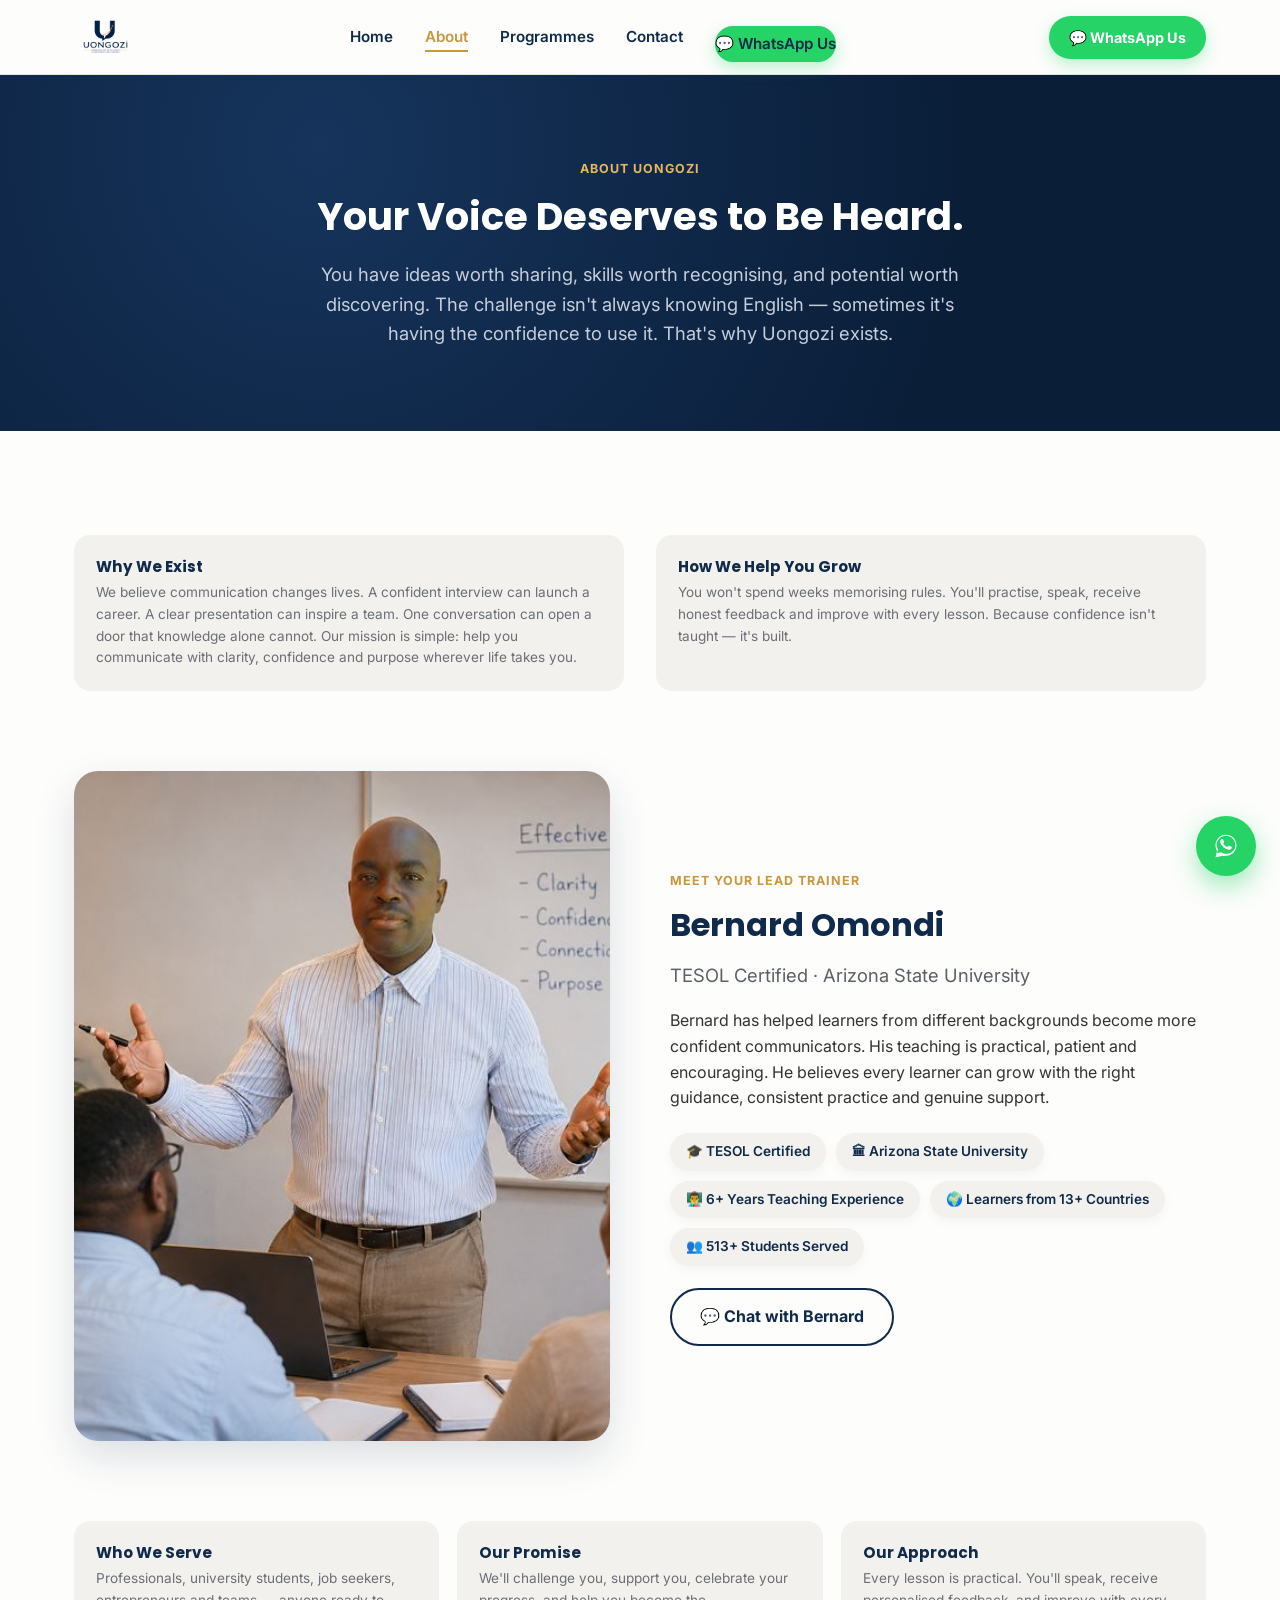
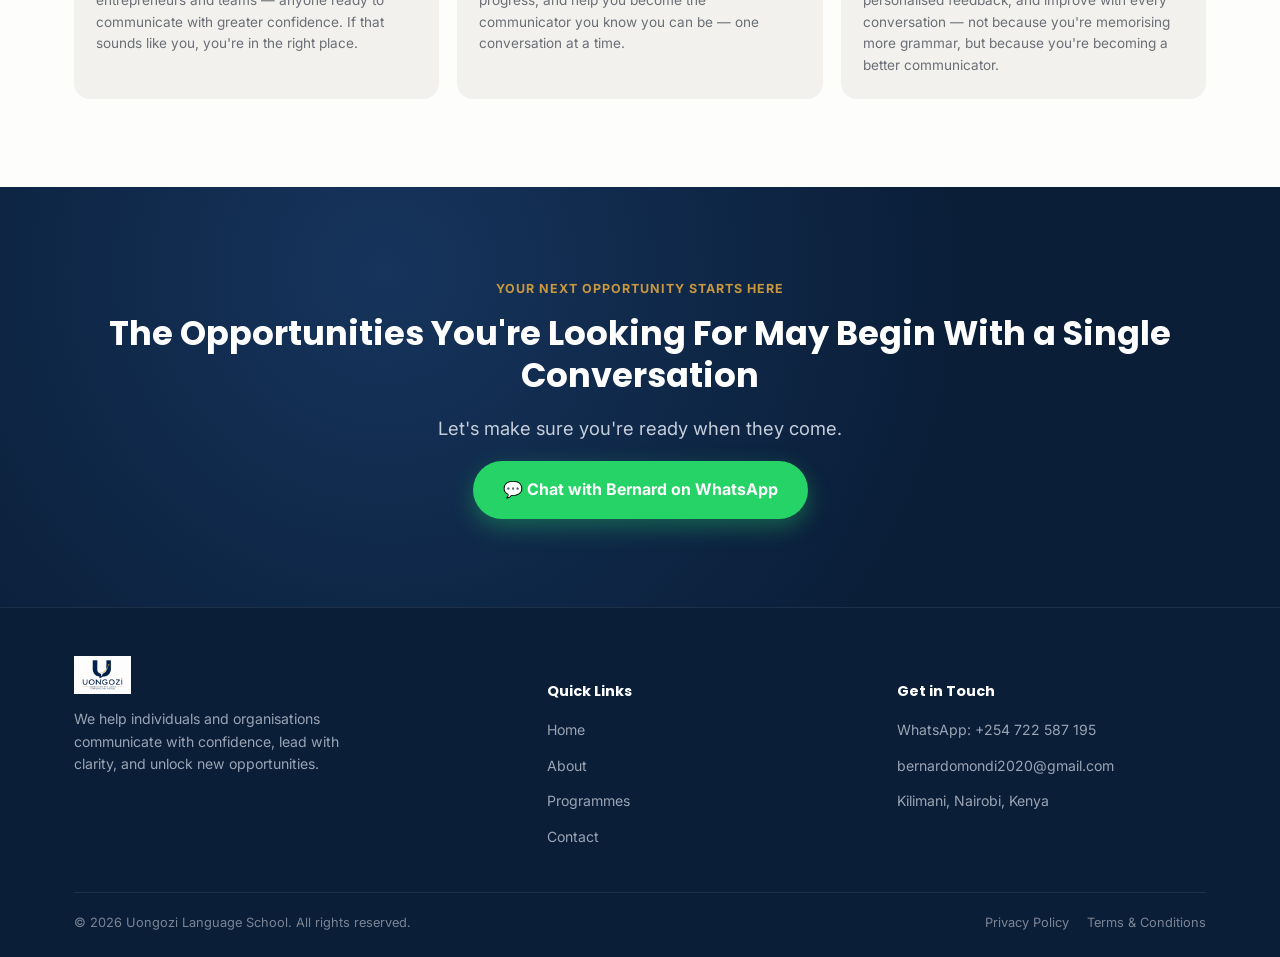
<file: about.html>
<!DOCTYPE html>
<html lang="en">
<head>
<meta charset="UTF-8">
<meta name="viewport" content="width=device-width, initial-scale=1.0">
<title>About Us | Uongozi Language School</title>
<meta name="description" content="Meet Bernard Omondi, TESOL certified lead trainer at Uongozi Language School, and learn why we exist: to help people communicate with clarity, confidence and purpose.">
<link rel="icon" href="[data-uri]">
<link rel="preconnect" href="https://fonts.googleapis.com">
<link href="https://fonts.googleapis.com/css2?family=Poppins:wght@500;600;700;800&family=Inter:wght@400;500;600;700&display=swap" rel="stylesheet">
<link rel="stylesheet" href="style.css">
</head>
<body>

<header>
  <nav class="nav">
    <a href="index.html" class="brand">
      <img src="[data-uri]" alt="Uongozi Language School logo">
    </a>
    <ul class="nav-links" id="navLinks">
      <li><a href="index.html">Home</a></li>
      <li><a href="about.html" class="active">About</a></li>
      <li><a href="programmes.html">Programmes</a></li>
      <li><a href="contact.html">Contact</a></li>
      <li class="mobile-cta">
        <a href="https://wa.me/254722587195?text=Hi%20Bernard%2C%20I%27d%20like%20to%20know%20more%20about%20Uongozi" class="nav-cta" style="display:flex;margin-top:14px;">💬 WhatsApp Us</a>
      </li>
    </ul>
    <a href="https://wa.me/254722587195?text=Hi%20Bernard%2C%20I%27d%20like%20to%20know%20more%20about%20Uongozi" class="nav-cta">💬 WhatsApp Us</a>
    <button class="hamburger" id="hamburger" aria-label="Toggle menu">
      <span></span><span></span><span></span>
    </button>
  </nav>
</header>

<main>

  <section class="page-hero">
    <div class="wrap reveal">
      <span class="eyebrow">About Uongozi</span>
      <h1>Your Voice Deserves to Be Heard.</h1>
      <p class="lead">You have ideas worth sharing, skills worth recognising, and potential worth discovering. The challenge isn't always knowing English — sometimes it's having the confidence to use it. That's why Uongozi exists.</p>
    </div>
  </section>

  <section class="about-section">
    <div class="wrap">
      <div class="two-col reveal">
        <div class="value-card">
          <h4>Why We Exist</h4>
          <p>We believe communication changes lives. A confident interview can launch a career. A clear presentation can inspire a team. One conversation can open a door that knowledge alone cannot. Our mission is simple: help you communicate with clarity, confidence and purpose wherever life takes you.</p>
        </div>
        <div class="value-card">
          <h4>How We Help You Grow</h4>
          <p>You won't spend weeks memorising rules. You'll practise, speak, receive honest feedback and improve with every lesson. Because confidence isn't taught — it's built.</p>
        </div>
      </div>

      <div class="about-grid" style="margin-top:80px;">
        <div class="about-media reveal">
          <img src="[data-uri]" alt="Bernard Omondi teaching a communication class" loading="lazy">
        </div>
        <div class="about-copy reveal">
          <span class="eyebrow">Meet Your Lead Trainer</span>
          <h2>Bernard Omondi</h2>
          <p class="lead" style="max-width:none;">TESOL Certified · Arizona State University</p>
          <p>Bernard has helped learners from different backgrounds become more confident communicators. His teaching is practical, patient and encouraging. He believes every learner can grow with the right guidance, consistent practice and genuine support.</p>
          <div class="credentials">
            <span class="badge">🎓 TESOL Certified</span>
            <span class="badge">🏛 Arizona State University</span>
            <span class="badge">👨‍🏫 6+ Years Teaching Experience</span>
            <span class="badge">🌍 Learners from 13+ Countries</span>
            <span class="badge">👥 513+ Students Served</span>
          </div>
          <a href="https://wa.me/254722587195?text=Hi%20Bernard%2C%20I%27d%20like%20to%20know%20more%20about%20you%20and%20Uongozi" class="btn btn-outline">💬 Chat with Bernard</a>
        </div>
      </div>

      <div class="values reveal" style="margin-top:80px;">
        <div class="value-card">
          <h4>Who We Serve</h4>
          <p>Professionals, university students, job seekers, entrepreneurs and teams — anyone ready to communicate with greater confidence. If that sounds like you, you're in the right place.</p>
        </div>
        <div class="value-card">
          <h4>Our Promise</h4>
          <p>We'll challenge you, support you, celebrate your progress, and help you become the communicator you know you can be — one conversation at a time.</p>
        </div>
        <div class="value-card">
          <h4>Our Approach</h4>
          <p>Every lesson is practical. You'll speak, receive personalised feedback, and improve with every conversation — not because you're memorising more grammar, but because you're becoming a better communicator.</p>
        </div>
      </div>
    </div>
  </section>

  <section class="cta-final">
    <div class="wrap reveal">
      <span class="eyebrow">Your Next Opportunity Starts Here</span>
      <h2>The Opportunities You're Looking For May Begin With a Single Conversation</h2>
      <p class="lead" style="margin-left:auto;margin-right:auto;">Let's make sure you're ready when they come.</p>
      <a href="https://wa.me/254722587195?text=Hi%20Bernard%2C%20I%27d%20like%20to%20start%20a%20conversation" class="btn btn-primary">💬 Chat with Bernard on WhatsApp</a>
    </div>
  </section>

</main>

<footer>
  <div class="wrap">
    <div class="footer-grid">
      <div class="footer-brand">
        <img src="[data-uri]" alt="Uongozi Language School logo">
        <p>We help individuals and organisations communicate with confidence, lead with clarity, and unlock new opportunities.</p>
      </div>
      <div>
        <h5>Quick Links</h5>
        <ul>
          <li><a href="index.html">Home</a></li>
          <li><a href="about.html">About</a></li>
          <li><a href="programmes.html">Programmes</a></li>
          <li><a href="contact.html">Contact</a></li>
        </ul>
      </div>
      <div>
        <h5>Get in Touch</h5>
        <ul>
          <li><a href="https://wa.me/254722587195">WhatsApp: +254 722 587 195</a></li>
          <li><a href="mailto:bernardomondi2020@gmail.com">bernardomondi2020@gmail.com</a></li>
          <li><a href="contact.html">Kilimani, Nairobi, Kenya</a></li>
        </ul>
      </div>
    </div>
    <div class="footer-bottom">
      <span>© <span id="year"></span> Uongozi Language School. All rights reserved.</span>
      <span class="footer-legal"><a href="contact.html#legal">Privacy Policy</a><a href="contact.html#legal">Terms &amp; Conditions</a></span>
    </div>
  </div>
</footer>

<a href="https://wa.me/254722587195?text=Hi%20Bernard%2C%20I%27d%20like%20to%20start%20a%20conversation" class="wa-float" aria-label="Chat on WhatsApp">
  <svg viewBox="0 0 32 32" fill="currentColor"><path d="M16.001 3C9.373 3 4 8.373 4 15c0 2.379.653 4.601 1.789 6.507L4 29l7.688-1.752A11.93 11.93 0 0 0 16.001 27C22.627 27 28 21.627 28 15S22.627 3 16.001 3zm0 21.75c-1.94 0-3.75-.51-5.32-1.398l-.382-.221-4.565 1.04 1.08-4.448-.25-.396A9.71 9.71 0 0 1 5.25 15c0-5.936 4.815-10.75 10.751-10.75S26.75 9.064 26.75 15 21.937 24.75 16.001 24.75zm5.925-8.09c-.323-.162-1.914-.945-2.211-1.053-.297-.108-.513-.162-.729.162-.216.323-.837 1.053-1.026 1.269-.189.216-.378.243-.701.081-.323-.162-1.363-.503-2.596-1.605-.96-.856-1.608-1.913-1.797-2.236-.189-.323-.02-.497.142-.658.146-.145.323-.378.485-.567.162-.189.216-.323.324-.539.108-.216.054-.405-.027-.567-.081-.162-.729-1.758-.999-2.407-.263-.632-.53-.546-.729-.556l-.62-.011c-.216 0-.567.081-.864.405-.297.323-1.134 1.108-1.134 2.704 0 1.596 1.161 3.137 1.323 3.353.162.216 2.286 3.492 5.539 4.897.774.334 1.377.534 1.848.683.776.247 1.483.212 2.042.129.623-.093 1.914-.783 2.184-1.539.27-.756.27-1.404.189-1.539-.081-.135-.297-.216-.62-.378z"/></svg>
</a>

<script src="script.js"></script>
</body>
</html>
</file>
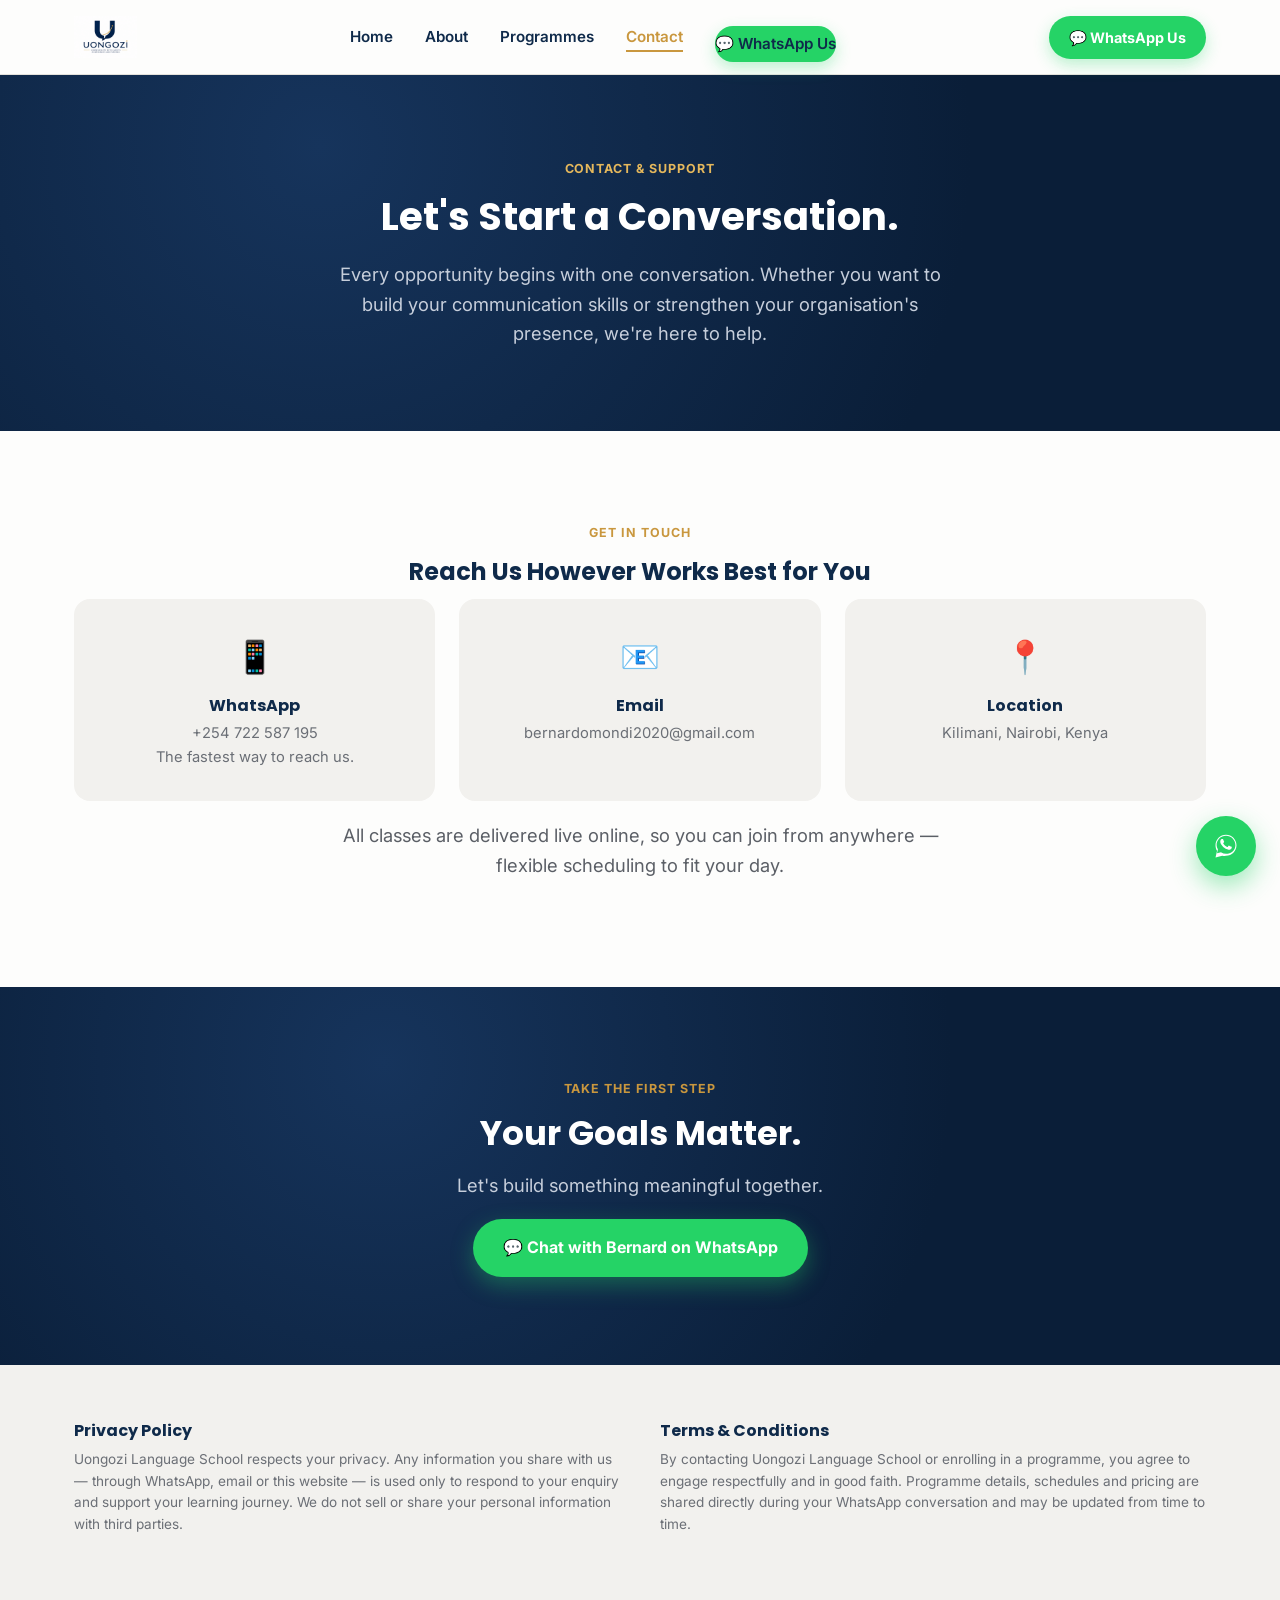
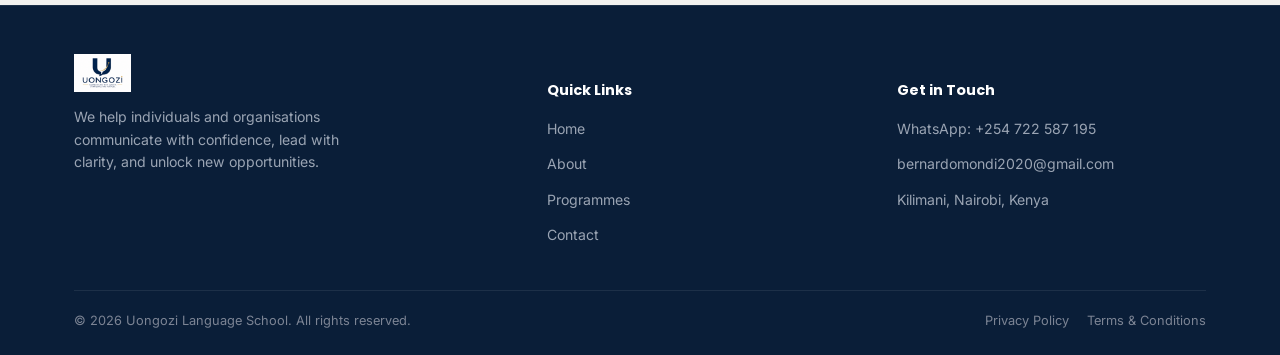
<file: contact.html>
<!DOCTYPE html>
<html lang="en">
<head>
<meta charset="UTF-8">
<meta name="viewport" content="width=device-width, initial-scale=1.0">
<title>Contact & Support | Uongozi Language School</title>
<meta name="description" content="Get in touch with Uongozi Language School via WhatsApp, email or visit us in Kilimani, Nairobi. Every opportunity begins with one conversation.">
<link rel="icon" href="[data-uri]">
<link rel="preconnect" href="https://fonts.googleapis.com">
<link href="https://fonts.googleapis.com/css2?family=Poppins:wght@500;600;700;800&family=Inter:wght@400;500;600;700&display=swap" rel="stylesheet">
<link rel="stylesheet" href="style.css">
</head>
<body>

<header>
  <nav class="nav">
    <a href="index.html" class="brand">
      <img src="[data-uri]" alt="Uongozi Language School logo">
    </a>
    <ul class="nav-links" id="navLinks">
      <li><a href="index.html">Home</a></li>
      <li><a href="about.html">About</a></li>
      <li><a href="programmes.html">Programmes</a></li>
      <li><a href="contact.html" class="active">Contact</a></li>
      <li class="mobile-cta">
        <a href="https://wa.me/254722587195?text=Hi%20Bernard%2C%20I%27d%20like%20to%20start%20a%20conversation" class="nav-cta" style="display:flex;margin-top:14px;">💬 WhatsApp Us</a>
      </li>
    </ul>
    <a href="https://wa.me/254722587195?text=Hi%20Bernard%2C%20I%27d%20like%20to%20start%20a%20conversation" class="nav-cta">💬 WhatsApp Us</a>
    <button class="hamburger" id="hamburger" aria-label="Toggle menu">
      <span></span><span></span><span></span>
    </button>
  </nav>
</header>

<main>

  <section class="page-hero">
    <div class="wrap reveal">
      <span class="eyebrow">Contact &amp; Support</span>
      <h1>Let's Start a Conversation.</h1>
      <p class="lead">Every opportunity begins with one conversation. Whether you want to build your communication skills or strengthen your organisation's presence, we're here to help.</p>
    </div>
  </section>

  <section class="contact-info">
    <div class="wrap">
      <div class="center reveal">
        <span class="eyebrow">Get in Touch</span>
        <h2>Reach Us However Works Best for You</h2>
      </div>
      <div class="info-grid reveal">
        <div class="info-card">
          <div class="icon">📱</div>
          <h4>WhatsApp</h4>
          <p>+254 722 587 195<br>The fastest way to reach us.</p>
        </div>
        <div class="info-card">
          <div class="icon">📧</div>
          <h4>Email</h4>
          <p>bernardomondi2020@gmail.com</p>
        </div>
        <div class="info-card">
          <div class="icon">📍</div>
          <h4>Location</h4>
          <p>Kilimani, Nairobi, Kenya</p>
        </div>
      </div>
      <div class="center reveal" style="margin-top:20px;">
        <p class="lead" style="margin-left:auto;margin-right:auto;">All classes are delivered live online, so you can join from anywhere — flexible scheduling to fit your day.</p>
      </div>
    </div>
  </section>

  <section class="cta-final">
    <div class="wrap reveal">
      <span class="eyebrow">Take the First Step</span>
      <h2>Your Goals Matter.</h2>
      <p class="lead" style="margin-left:auto;margin-right:auto;">Let's build something meaningful together.</p>
      <a href="https://wa.me/254722587195?text=Hi%20Bernard%2C%20I%27d%20like%20to%20start%20a%20conversation" class="btn btn-primary">💬 Chat with Bernard on WhatsApp</a>
    </div>
  </section>

  <section class="legal" id="legal">
    <div class="wrap">
      <div class="legal-grid">
        <div>
          <h4>Privacy Policy</h4>
          <p>Uongozi Language School respects your privacy. Any information you share with us — through WhatsApp, email or this website — is used only to respond to your enquiry and support your learning journey. We do not sell or share your personal information with third parties.</p>
        </div>
        <div>
          <h4>Terms &amp; Conditions</h4>
          <p>By contacting Uongozi Language School or enrolling in a programme, you agree to engage respectfully and in good faith. Programme details, schedules and pricing are shared directly during your WhatsApp conversation and may be updated from time to time.</p>
        </div>
      </div>
    </div>
  </section>

</main>

<footer>
  <div class="wrap">
    <div class="footer-grid">
      <div class="footer-brand">
        <img src="[data-uri]" alt="Uongozi Language School logo">
        <p>We help individuals and organisations communicate with confidence, lead with clarity, and unlock new opportunities.</p>
      </div>
      <div>
        <h5>Quick Links</h5>
        <ul>
          <li><a href="index.html">Home</a></li>
          <li><a href="about.html">About</a></li>
          <li><a href="programmes.html">Programmes</a></li>
          <li><a href="contact.html">Contact</a></li>
        </ul>
      </div>
      <div>
        <h5>Get in Touch</h5>
        <ul>
          <li><a href="https://wa.me/254722587195">WhatsApp: +254 722 587 195</a></li>
          <li><a href="mailto:bernardomondi2020@gmail.com">bernardomondi2020@gmail.com</a></li>
          <li><a href="contact.html">Kilimani, Nairobi, Kenya</a></li>
        </ul>
      </div>
    </div>
    <div class="footer-bottom">
      <span>© <span id="year"></span> Uongozi Language School. All rights reserved.</span>
      <span class="footer-legal"><a href="#legal">Privacy Policy</a><a href="#legal">Terms &amp; Conditions</a></span>
    </div>
  </div>
</footer>

<a href="https://wa.me/254722587195?text=Hi%20Bernard%2C%20I%27d%20like%20to%20start%20a%20conversation" class="wa-float" aria-label="Chat on WhatsApp">
  <svg viewBox="0 0 32 32" fill="currentColor"><path d="M16.001 3C9.373 3 4 8.373 4 15c0 2.379.653 4.601 1.789 6.507L4 29l7.688-1.752A11.93 11.93 0 0 0 16.001 27C22.627 27 28 21.627 28 15S22.627 3 16.001 3zm0 21.75c-1.94 0-3.75-.51-5.32-1.398l-.382-.221-4.565 1.04 1.08-4.448-.25-.396A9.71 9.71 0 0 1 5.25 15c0-5.936 4.815-10.75 10.751-10.75S26.75 9.064 26.75 15 21.937 24.75 16.001 24.75zm5.925-8.09c-.323-.162-1.914-.945-2.211-1.053-.297-.108-.513-.162-.729.162-.216.323-.837 1.053-1.026 1.269-.189.216-.378.243-.701.081-.323-.162-1.363-.503-2.596-1.605-.96-.856-1.608-1.913-1.797-2.236-.189-.323-.02-.497.142-.658.146-.145.323-.378.485-.567.162-.189.216-.323.324-.539.108-.216.054-.405-.027-.567-.081-.162-.729-1.758-.999-2.407-.263-.632-.53-.546-.729-.556l-.62-.011c-.216 0-.567.081-.864.405-.297.323-1.134 1.108-1.134 2.704 0 1.596 1.161 3.137 1.323 3.353.162.216 2.286 3.492 5.539 4.897.774.334 1.377.534 1.848.683.776.247 1.483.212 2.042.129.623-.093 1.914-.783 2.184-1.539.27-.756.27-1.404.189-1.539-.081-.135-.297-.216-.62-.378z"/></svg>
</a>

<script src="script.js"></script>
</body>
</html>
</file>
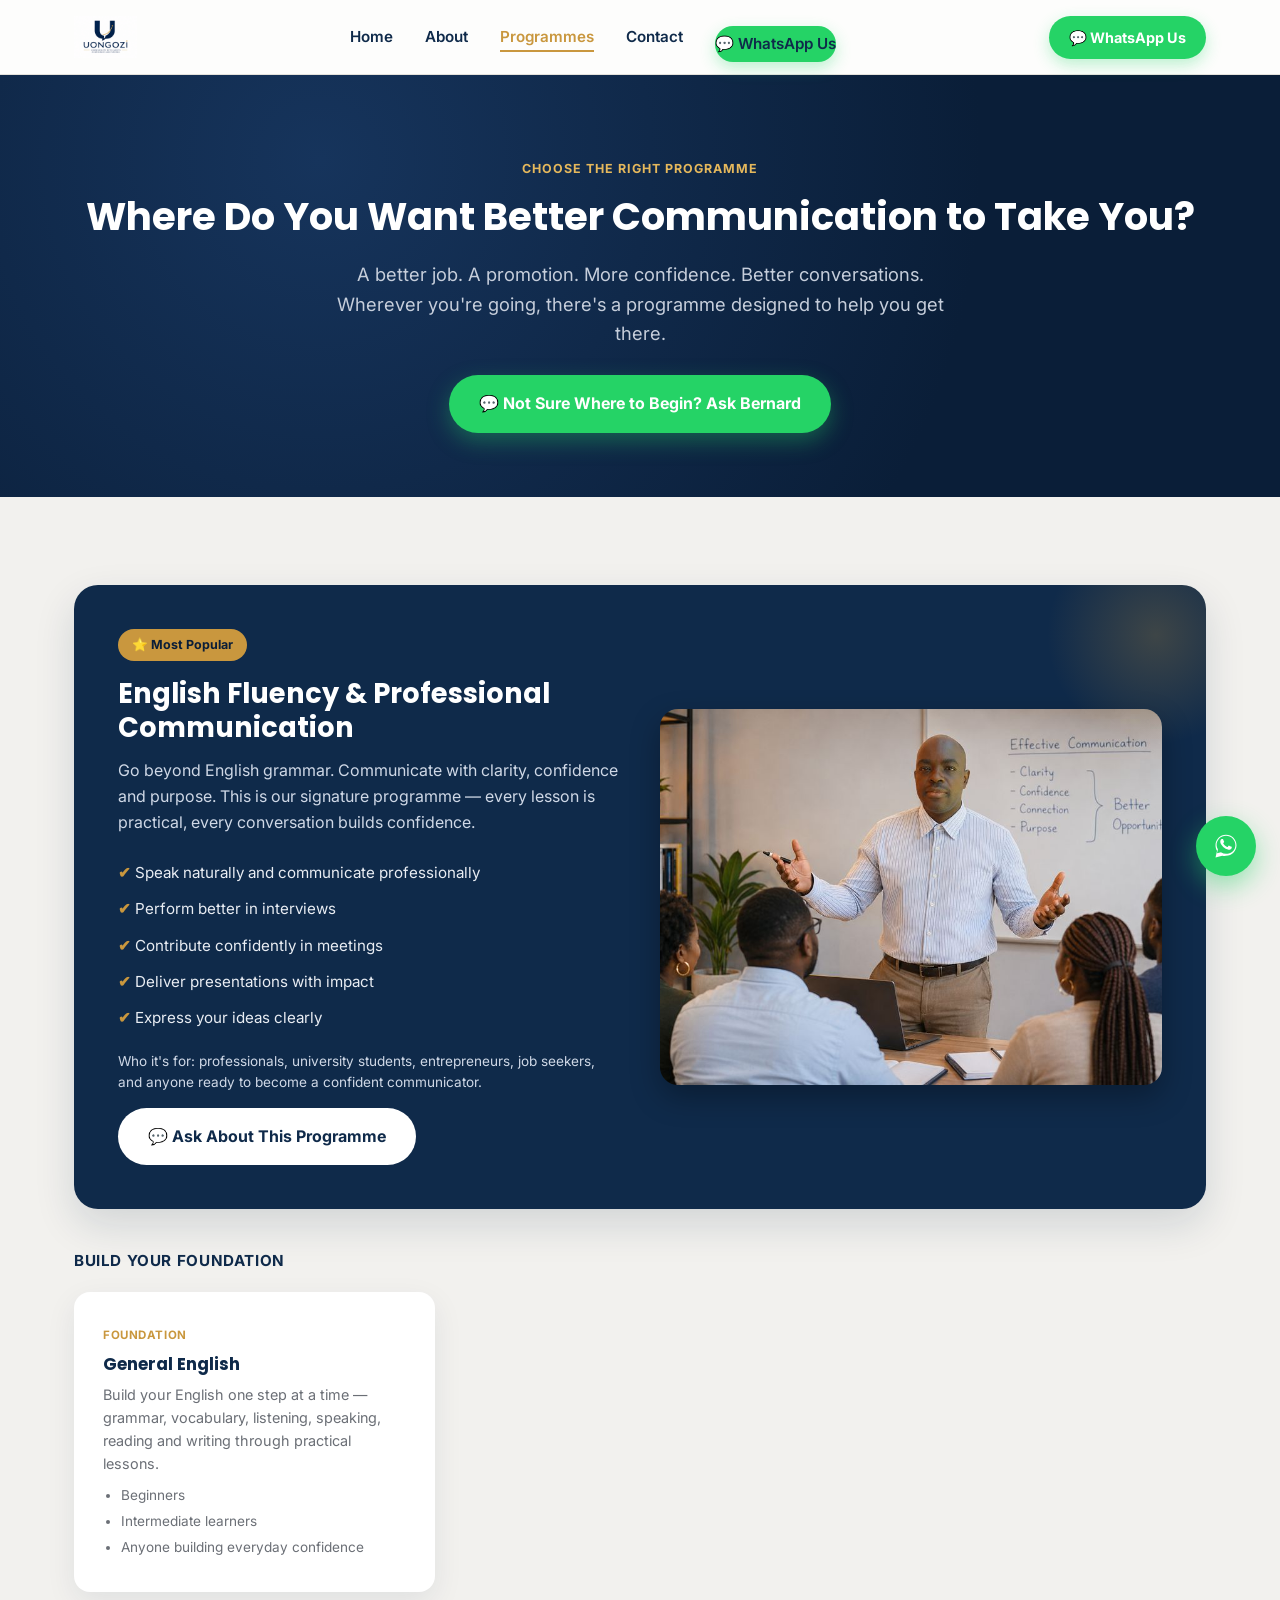
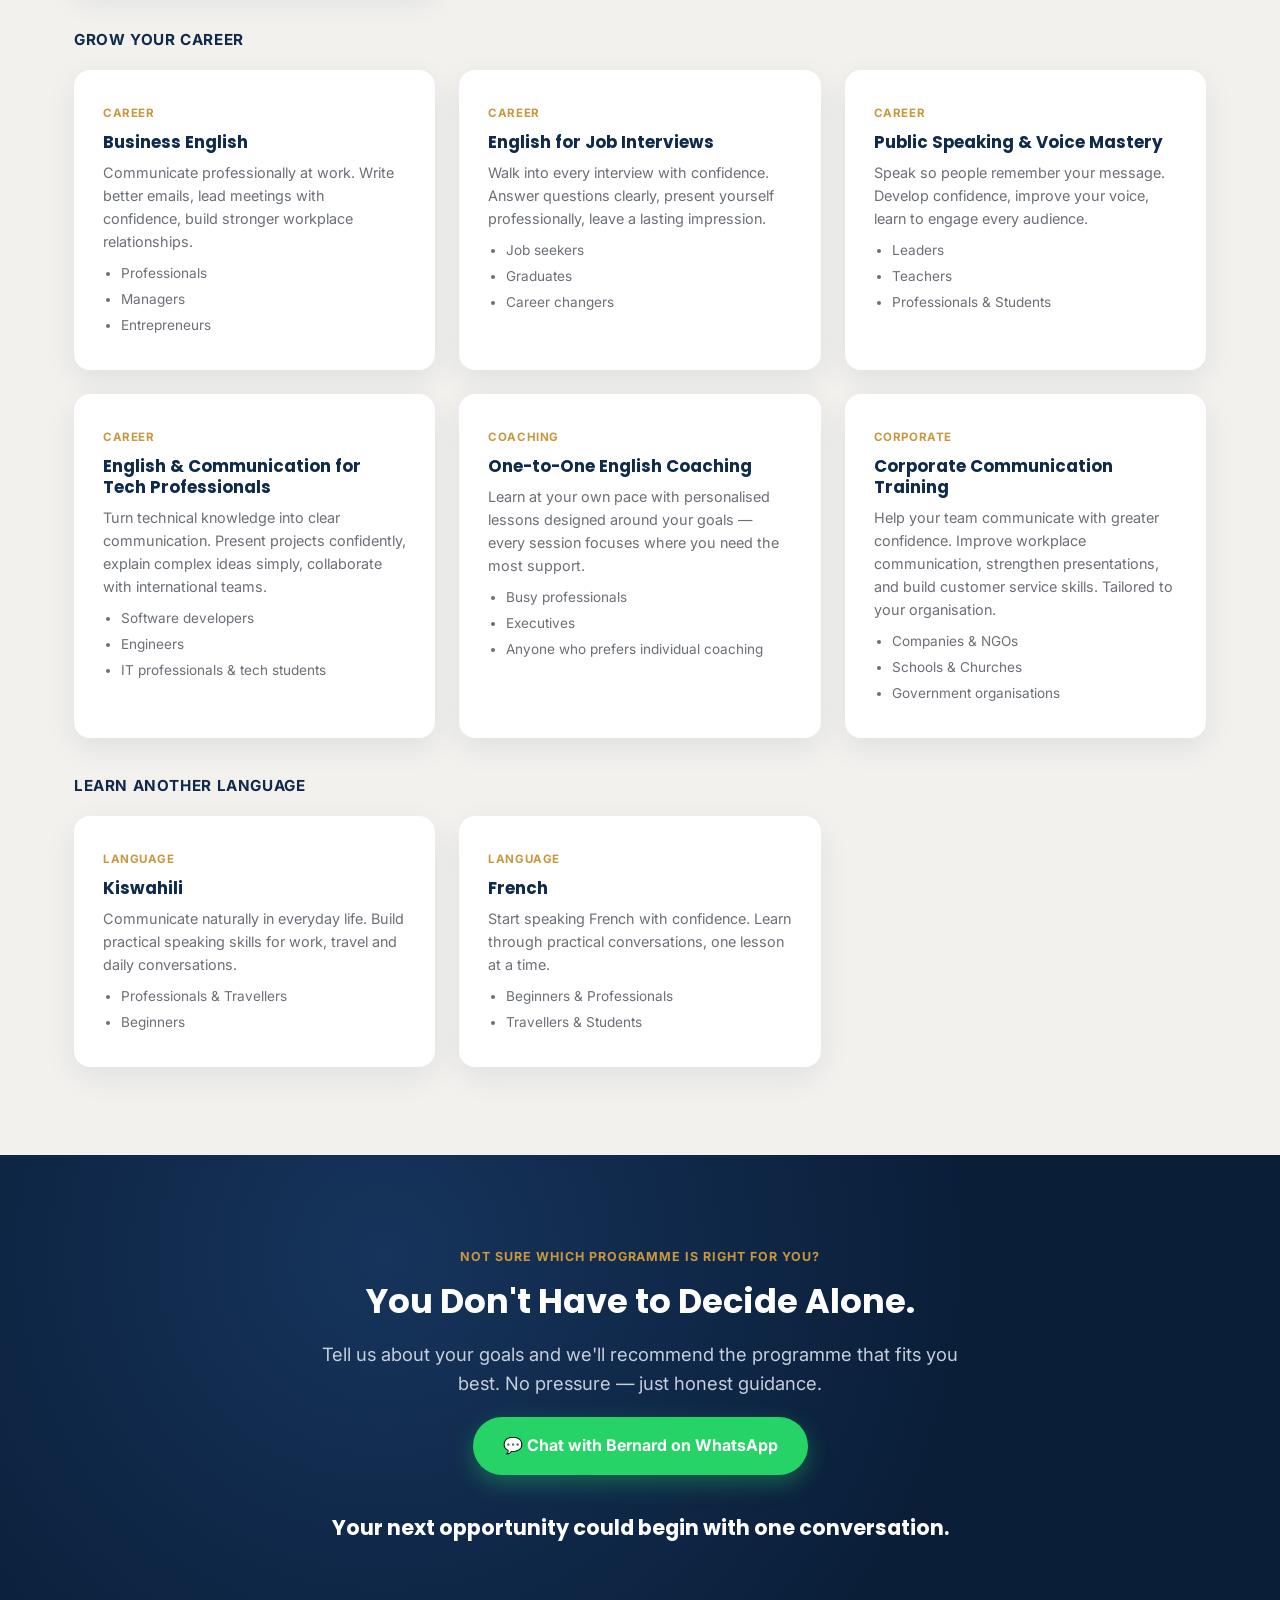
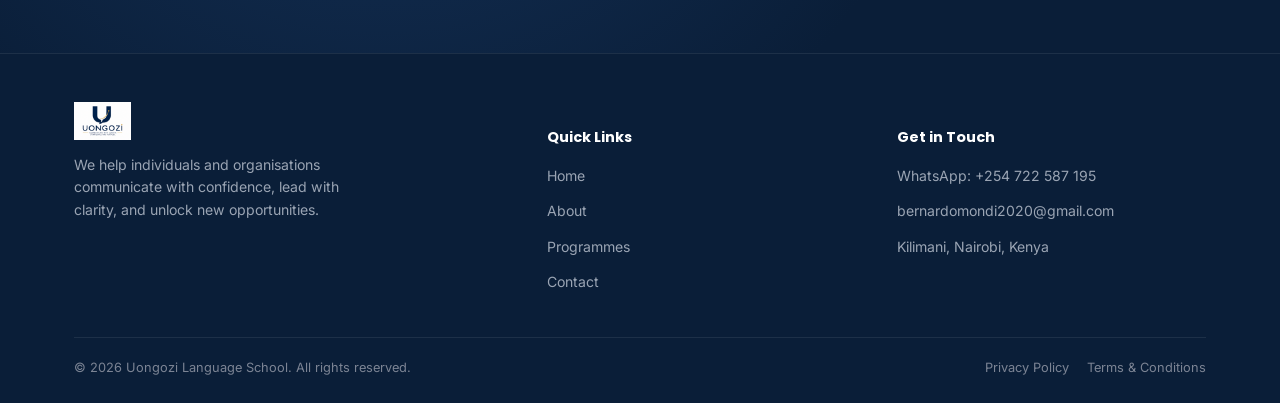
<file: programmes.html>
<!DOCTYPE html>
<html lang="en">
<head>
<meta charset="UTF-8">
<meta name="viewport" content="width=device-width, initial-scale=1.0">
<title>Programmes | Uongozi Language School</title>
<meta name="description" content="Explore Uongozi Language School's programmes: English Fluency & Professional Communication, Business English, Public Speaking, Job Interview coaching, Kiswahili, French and more.">
<link rel="icon" href="[data-uri]">
<link rel="preconnect" href="https://fonts.googleapis.com">
<link href="https://fonts.googleapis.com/css2?family=Poppins:wght@500;600;700;800&family=Inter:wght@400;500;600;700&display=swap" rel="stylesheet">
<link rel="stylesheet" href="style.css">
</head>
<body>

<header>
  <nav class="nav">
    <a href="index.html" class="brand">
      <img src="[data-uri]" alt="Uongozi Language School logo">
    </a>
    <ul class="nav-links" id="navLinks">
      <li><a href="index.html">Home</a></li>
      <li><a href="about.html">About</a></li>
      <li><a href="programmes.html" class="active">Programmes</a></li>
      <li><a href="contact.html">Contact</a></li>
      <li class="mobile-cta">
        <a href="https://wa.me/254722587195?text=Hi%20Bernard%2C%20I%27m%20not%20sure%20which%20programme%20is%20right%20for%20me" class="nav-cta" style="display:flex;margin-top:14px;">💬 WhatsApp Us</a>
      </li>
    </ul>
    <a href="https://wa.me/254722587195?text=Hi%20Bernard%2C%20I%27m%20not%20sure%20which%20programme%20is%20right%20for%20me" class="nav-cta">💬 WhatsApp Us</a>
    <button class="hamburger" id="hamburger" aria-label="Toggle menu">
      <span></span><span></span><span></span>
    </button>
  </nav>
</header>

<main>

  <section class="page-hero">
    <div class="wrap reveal">
      <span class="eyebrow">Choose the Right Programme</span>
      <h1>Where Do You Want Better Communication to Take You?</h1>
      <p class="lead">A better job. A promotion. More confidence. Better conversations. Wherever you're going, there's a programme designed to help you get there.</p>
      <a href="https://wa.me/254722587195?text=Hi%20Bernard%2C%20I%27m%20not%20sure%20which%20programme%20is%20right%20for%20me" class="btn btn-primary" style="margin-top:8px;">💬 Not Sure Where to Begin? Ask Bernard</a>
    </div>
  </section>

  <section class="programmes-section">
    <div class="wrap">

      <div class="featured reveal">
        <div>
          <span class="star-badge">⭐ Most Popular</span>
          <h3>English Fluency &amp; Professional Communication</h3>
          <p>Go beyond English grammar. Communicate with clarity, confidence and purpose. This is our signature programme — every lesson is practical, every conversation builds confidence.</p>
          <ul>
            <li>Speak naturally and communicate professionally</li>
            <li>Perform better in interviews</li>
            <li>Contribute confidently in meetings</li>
            <li>Deliver presentations with impact</li>
            <li>Express your ideas clearly</li>
          </ul>
          <p style="color:#cfd8e6;font-size:.85rem;margin-top:-6px;">Who it's for: professionals, university students, entrepreneurs, job seekers, and anyone ready to become a confident communicator.</p>
          <a href="https://wa.me/254722587195?text=Hi%20Bernard%2C%20I%27m%20interested%20in%20the%20English%20Fluency%20%26%20Professional%20Communication%20programme" class="btn btn-light">💬 Ask About This Programme</a>
        </div>
        <div>
          <img src="[data-uri]" alt="Bernard Omondi teaching a live communication class" loading="lazy" style="border-radius:18px;width:100%;aspect-ratio:4/3;object-fit:cover;box-shadow:0 12px 30px rgba(0,0,0,.3);">
        </div>
      </div>

      <p class="prog-category reveal">Build Your Foundation</p>
      <div class="prog-grid">
        <div class="prog-card reveal">
          <span class="tag">Foundation</span>
          <h4>General English</h4>
          <p>Build your English one step at a time — grammar, vocabulary, listening, speaking, reading and writing through practical lessons.</p>
          <ul><li>Beginners</li><li>Intermediate learners</li><li>Anyone building everyday confidence</li></ul>
        </div>
      </div>

      <p class="prog-category reveal">Grow Your Career</p>
      <div class="prog-grid">
        <div class="prog-card reveal">
          <span class="tag">Career</span>
          <h4>Business English</h4>
          <p>Communicate professionally at work. Write better emails, lead meetings with confidence, build stronger workplace relationships.</p>
          <ul><li>Professionals</li><li>Managers</li><li>Entrepreneurs</li></ul>
        </div>
        <div class="prog-card reveal">
          <span class="tag">Career</span>
          <h4>English for Job Interviews</h4>
          <p>Walk into every interview with confidence. Answer questions clearly, present yourself professionally, leave a lasting impression.</p>
          <ul><li>Job seekers</li><li>Graduates</li><li>Career changers</li></ul>
        </div>
        <div class="prog-card reveal">
          <span class="tag">Career</span>
          <h4>Public Speaking &amp; Voice Mastery</h4>
          <p>Speak so people remember your message. Develop confidence, improve your voice, learn to engage every audience.</p>
          <ul><li>Leaders</li><li>Teachers</li><li>Professionals &amp; Students</li></ul>
        </div>
        <div class="prog-card reveal">
          <span class="tag">Career</span>
          <h4>English &amp; Communication for Tech Professionals</h4>
          <p>Turn technical knowledge into clear communication. Present projects confidently, explain complex ideas simply, collaborate with international teams.</p>
          <ul><li>Software developers</li><li>Engineers</li><li>IT professionals &amp; tech students</li></ul>
        </div>
        <div class="prog-card reveal">
          <span class="tag">Coaching</span>
          <h4>One-to-One English Coaching</h4>
          <p>Learn at your own pace with personalised lessons designed around your goals — every session focuses where you need the most support.</p>
          <ul><li>Busy professionals</li><li>Executives</li><li>Anyone who prefers individual coaching</li></ul>
        </div>
        <div class="prog-card reveal">
          <span class="tag">Corporate</span>
          <h4>Corporate Communication Training</h4>
          <p>Help your team communicate with greater confidence. Improve workplace communication, strengthen presentations, and build customer service skills. Tailored to your organisation.</p>
          <ul><li>Companies &amp; NGOs</li><li>Schools &amp; Churches</li><li>Government organisations</li></ul>
        </div>
      </div>

      <p class="prog-category reveal">Learn Another Language</p>
      <div class="prog-grid">
        <div class="prog-card reveal">
          <span class="tag">Language</span>
          <h4>Kiswahili</h4>
          <p>Communicate naturally in everyday life. Build practical speaking skills for work, travel and daily conversations.</p>
          <ul><li>Professionals &amp; Travellers</li><li>Beginners</li></ul>
        </div>
        <div class="prog-card reveal">
          <span class="tag">Language</span>
          <h4>French</h4>
          <p>Start speaking French with confidence. Learn through practical conversations, one lesson at a time.</p>
          <ul><li>Beginners &amp; Professionals</li><li>Travellers &amp; Students</li></ul>
        </div>
      </div>

    </div>
  </section>

  <section class="cta-final">
    <div class="wrap reveal">
      <span class="eyebrow">Not Sure Which Programme Is Right for You?</span>
      <h2>You Don't Have to Decide Alone.</h2>
      <p class="lead" style="margin-left:auto;margin-right:auto;">Tell us about your goals and we'll recommend the programme that fits you best. No pressure — just honest guidance.</p>
      <a href="https://wa.me/254722587195?text=Hi%20Bernard%2C%20I%27d%20like%20help%20choosing%20a%20programme" class="btn btn-primary">💬 Chat with Bernard on WhatsApp</a>
      <p class="final-line">Your next opportunity could begin with one conversation.</p>
    </div>
  </section>

</main>

<footer>
  <div class="wrap">
    <div class="footer-grid">
      <div class="footer-brand">
        <img src="[data-uri]" alt="Uongozi Language School logo">
        <p>We help individuals and organisations communicate with confidence, lead with clarity, and unlock new opportunities.</p>
      </div>
      <div>
        <h5>Quick Links</h5>
        <ul>
          <li><a href="index.html">Home</a></li>
          <li><a href="about.html">About</a></li>
          <li><a href="programmes.html">Programmes</a></li>
          <li><a href="contact.html">Contact</a></li>
        </ul>
      </div>
      <div>
        <h5>Get in Touch</h5>
        <ul>
          <li><a href="https://wa.me/254722587195">WhatsApp: +254 722 587 195</a></li>
          <li><a href="mailto:bernardomondi2020@gmail.com">bernardomondi2020@gmail.com</a></li>
          <li><a href="contact.html">Kilimani, Nairobi, Kenya</a></li>
        </ul>
      </div>
    </div>
    <div class="footer-bottom">
      <span>© <span id="year"></span> Uongozi Language School. All rights reserved.</span>
      <span class="footer-legal"><a href="contact.html#legal">Privacy Policy</a><a href="contact.html#legal">Terms &amp; Conditions</a></span>
    </div>
  </div>
</footer>

<a href="https://wa.me/254722587195?text=Hi%20Bernard%2C%20I%27d%20like%20to%20start%20a%20conversation" class="wa-float" aria-label="Chat on WhatsApp">
  <svg viewBox="0 0 32 32" fill="currentColor"><path d="M16.001 3C9.373 3 4 8.373 4 15c0 2.379.653 4.601 1.789 6.507L4 29l7.688-1.752A11.93 11.93 0 0 0 16.001 27C22.627 27 28 21.627 28 15S22.627 3 16.001 3zm0 21.75c-1.94 0-3.75-.51-5.32-1.398l-.382-.221-4.565 1.04 1.08-4.448-.25-.396A9.71 9.71 0 0 1 5.25 15c0-5.936 4.815-10.75 10.751-10.75S26.75 9.064 26.75 15 21.937 24.75 16.001 24.75zm5.925-8.09c-.323-.162-1.914-.945-2.211-1.053-.297-.108-.513-.162-.729.162-.216.323-.837 1.053-1.026 1.269-.189.216-.378.243-.701.081-.323-.162-1.363-.503-2.596-1.605-.96-.856-1.608-1.913-1.797-2.236-.189-.323-.02-.497.142-.658.146-.145.323-.378.485-.567.162-.189.216-.323.324-.539.108-.216.054-.405-.027-.567-.081-.162-.729-1.758-.999-2.407-.263-.632-.53-.546-.729-.556l-.62-.011c-.216 0-.567.081-.864.405-.297.323-1.134 1.108-1.134 2.704 0 1.596 1.161 3.137 1.323 3.353.162.216 2.286 3.492 5.539 4.897.774.334 1.377.534 1.848.683.776.247 1.483.212 2.042.129.623-.093 1.914-.783 2.184-1.539.27-.756.27-1.404.189-1.539-.081-.135-.297-.216-.62-.378z"/></svg>
</a>

<script src="script.js"></script>
</body>
</html>
</file>
<file: style.css>
:root{
  --navy:#0F2A4A;
  --navy-deep:#0A1E38;
  --gold:#C9973E;
  --gold-light:#E5B85C;
  --white:#FDFDFC;
  --grey:#F2F1EE;
  --grey-border:#E4E2DC;
  --charcoal:#333333;
  --whatsapp:#25D366;
  --whatsapp-dark:#1DA851;
  --radius:16px;
  --shadow:0 10px 30px rgba(15,42,74,0.08);
  --shadow-hover:0 16px 40px rgba(15,42,74,0.14);
  --maxw:1180px;
}
*{box-sizing:border-box;}
html{scroll-behavior:smooth;}
body{
  margin:0;
  font-family:'Inter',sans-serif;
  color:var(--charcoal);
  background:var(--white);
  line-height:1.6;
  -webkit-font-smoothing:antialiased;
}
h1,h2,h3,h4{
  font-family:'Poppins',sans-serif;
  color:var(--navy);
  margin:0 0 .5em;
  line-height:1.25;
}
p{margin:0 0 1em;}
a{color:inherit;text-decoration:none;}
img{max-width:100%;display:block;}
.wrap{max-width:var(--maxw);margin:0 auto;padding:0 24px;}
section{padding:88px 0;}
.eyebrow{
  display:inline-block;color:var(--gold);font-weight:700;letter-spacing:.08em;
  text-transform:uppercase;font-size:.78rem;margin-bottom:14px;
}
.center{text-align:center;}
.lead{font-size:1.15rem;color:#5b5f66;max-width:640px;}
.center .lead{margin-left:auto;margin-right:auto;}

/* NAV */
header{
  position:sticky;top:0;z-index:100;
  background:rgba(253,253,252,0.92);backdrop-filter:blur(8px);
  border-bottom:1px solid var(--grey-border);
}
.nav{display:flex;align-items:center;justify-content:space-between;padding:12px 24px;max-width:var(--maxw);margin:0 auto;}
.brand{display:flex;align-items:center;gap:10px;}
.brand img{height:42px;width:auto;}
.nav-links{display:flex;gap:32px;list-style:none;margin:0;padding:0;align-items:center;}
.nav-links a{font-weight:600;font-size:.95rem;color:var(--navy);position:relative;padding:6px 0;}
.nav-links a::after{content:'';position:absolute;left:0;bottom:0;width:0;height:2px;background:var(--gold);transition:width .25s ease;}
.nav-links a:hover::after,.nav-links a.active::after{width:100%;}
.nav-links a.active{color:var(--gold);}
.nav-cta{
  background:var(--whatsapp);color:#fff;padding:10px 20px;border-radius:999px;font-weight:700;font-size:.9rem;
  display:flex;align-items:center;gap:8px;box-shadow:0 6px 16px rgba(37,211,102,.3);
  transition:transform .2s ease, box-shadow .2s ease;
}
.nav-cta:hover{transform:translateY(-2px);box-shadow:0 10px 22px rgba(37,211,102,.4);}
.hamburger{display:none;flex-direction:column;gap:5px;background:none;border:none;cursor:pointer;padding:8px;}
.hamburger span{width:24px;height:2px;background:var(--navy);border-radius:2px;}

/* BUTTONS */
.btn{display:inline-flex;align-items:center;gap:10px;padding:16px 30px;border-radius:999px;font-weight:700;font-size:1rem;transition:transform .2s ease, box-shadow .2s ease;border:none;cursor:pointer;}
.btn-primary{background:var(--whatsapp);color:#fff;box-shadow:0 8px 22px rgba(37,211,102,.35);}
.btn-primary:hover{transform:translateY(-3px);box-shadow:0 14px 28px rgba(37,211,102,.45);background:var(--whatsapp-dark);}
.btn-outline{background:transparent;color:var(--navy);border:2px solid var(--navy);padding:14px 28px;}
.btn-outline:hover{background:var(--navy);color:#fff;}
.btn-light{background:#fff;color:var(--navy);}
.btn-light:hover{transform:translateY(-3px);box-shadow:0 14px 28px rgba(0,0,0,.2);}

/* HOME HERO */
.hero{padding:64px 0 88px;background:linear-gradient(180deg,#fff 0%,var(--grey) 100%);overflow:hidden;}
.hero .wrap{display:grid;grid-template-columns:1.1fr .9fr;gap:56px;align-items:center;}
.hero h1{font-size:2.7rem;font-weight:800;letter-spacing:-.01em;}
.hero .accent{color:var(--gold);}
.hero-badges{display:flex;flex-wrap:wrap;gap:12px;margin-top:32px;}
.badge{background:#fff;border:1px solid var(--grey-border);border-radius:999px;padding:8px 16px;font-size:.85rem;font-weight:600;color:var(--navy);display:flex;align-items:center;gap:6px;box-shadow:0 4px 12px rgba(0,0,0,.04);}
.hero-media{position:relative;}
.hero-media img{border-radius:24px;box-shadow:var(--shadow-hover);width:100%;aspect-ratio:4/5;object-fit:cover;}
.hero-media .float-card{position:absolute;bottom:-22px;left:-22px;background:#fff;border-radius:16px;padding:16px 20px;box-shadow:var(--shadow-hover);display:flex;align-items:center;gap:12px;max-width:230px;}
.hero-media .float-card .dot{width:10px;height:10px;border-radius:50%;background:var(--whatsapp);flex-shrink:0;}
.hero-media .float-card p{margin:0;font-size:.82rem;font-weight:600;color:var(--navy);line-height:1.4;}

/* SUBPAGE HERO (About / Programmes / Contact) */
.page-hero{background:radial-gradient(circle at 25% 20%,#16345c 0%, var(--navy-deep) 65%);color:#fff;padding:80px 0 64px;text-align:center;}
.page-hero .eyebrow{color:var(--gold-light);}
.page-hero h1{color:#fff;font-size:2.4rem;}
.page-hero p.lead{color:#c6cedb;margin-left:auto;margin-right:auto;}

/* SOCIAL PROOF STRIP */
section.stats-strip{background:var(--navy);padding:36px 0;}
.stats-grid{display:grid;grid-template-columns:repeat(4,1fr);gap:20px;}
.stat-item{text-align:center;}
.stat-num{display:block;font-family:'Poppins',sans-serif;font-weight:800;font-size:1.9rem;color:var(--gold-light);line-height:1.1;}
.stat-label{display:block;font-size:.8rem;color:#cfd8e6;margin-top:6px;letter-spacing:.03em;text-transform:uppercase;font-weight:600;}
@media (max-width:860px){
  .stats-grid{grid-template-columns:repeat(2,1fr);gap:24px;}
}

/* WHY CHOOSE grid */
.why-grid{display:grid;grid-template-columns:repeat(5,1fr);gap:20px;margin-top:48px;}
.why-card{background:#fff;border:1px solid var(--grey-border);border-radius:var(--radius);padding:28px 22px;text-align:center;transition:transform .25s ease, box-shadow .25s ease;}
.why-card:hover{transform:translateY(-6px);box-shadow:var(--shadow-hover);border-color:transparent;}
.why-card .icon{font-size:1.8rem;margin-bottom:12px;}
.why-card h3{font-size:1rem;margin-bottom:8px;}
.why-card p{font-size:.88rem;color:#6b6f76;margin:0;}
section.why{background:var(--white);}

/* PROGRAMMES */
section.programmes-section{background:var(--grey);}
.featured{background:var(--navy);color:#fff;border-radius:24px;padding:44px;display:grid;grid-template-columns:1fr 1fr;gap:40px;align-items:center;margin-bottom:40px;box-shadow:var(--shadow-hover);position:relative;overflow:hidden;}
.featured::before{content:'';position:absolute;top:-60px;right:-60px;width:220px;height:220px;border-radius:50%;background:radial-gradient(circle,rgba(201,151,62,.25),transparent 70%);}
.star-badge{display:inline-flex;align-items:center;gap:6px;background:var(--gold);color:var(--navy-deep);font-weight:700;font-size:.78rem;padding:6px 14px;border-radius:999px;margin-bottom:16px;}
.featured h3{color:#fff;font-size:1.7rem;}
.featured p{color:#cfd8e6;}
.featured ul{list-style:none;padding:0;margin:20px 0;}
.featured li{padding:6px 0;color:#e9edf3;font-size:.95rem;}
.featured li::before{content:'✔ ';color:var(--gold);font-weight:700;}
.prog-grid{display:grid;grid-template-columns:repeat(3,1fr);gap:24px;}
.prog-card{background:#fff;border-radius:var(--radius);padding:28px;box-shadow:var(--shadow);transition:transform .25s ease, box-shadow .25s ease;border:1px solid transparent;}
.prog-card:hover{transform:translateY(-6px);box-shadow:var(--shadow-hover);}
.prog-card h4{font-size:1.05rem;margin-bottom:8px;}
.prog-card p{font-size:.9rem;color:#6b6f76;margin-bottom:10px;}
.prog-card ul{margin:0;padding-left:18px;font-size:.85rem;color:#6b6f76;}
.prog-card ul li{margin-bottom:4px;}
.prog-card .tag{display:inline-block;font-size:.72rem;font-weight:700;color:var(--gold);text-transform:uppercase;letter-spacing:.05em;margin-bottom:10px;}
.prog-category{font-size:.95rem;font-weight:700;color:var(--navy);margin:36px 0 18px;text-transform:uppercase;letter-spacing:.04em;}
.prog-category:first-of-type{margin-top:0;}

/* ABOUT / TRAINER */
section.about-section{background:var(--white);}
.about-grid{display:grid;grid-template-columns:1fr 1fr;gap:60px;align-items:center;}
.about-copy h2{font-size:2rem;}
.about-media{position:relative;}
.about-media img{border-radius:24px;box-shadow:var(--shadow-hover);width:100%;aspect-ratio:4/5;object-fit:cover;}
.credentials{display:flex;flex-wrap:wrap;gap:10px;margin:22px 0;}
.credentials .badge{background:var(--grey);border:none;}
.values{display:grid;grid-template-columns:repeat(3,1fr);gap:18px;margin-top:40px;}
.value-card{background:var(--grey);border-radius:var(--radius);padding:22px;}
.value-card h4{font-size:.95rem;margin-bottom:6px;}
.value-card p{font-size:.85rem;color:#6b6f76;margin:0;}
.two-col{display:grid;grid-template-columns:1fr 1fr;gap:32px;margin-top:16px;}

/* TESTIMONIALS */
section.stories{background:var(--grey);}
.stories-grid{display:grid;grid-template-columns:1fr 1fr;gap:24px;}
.story-card{background:#fff;border-radius:var(--radius);padding:30px;box-shadow:var(--shadow);transition:transform .25s ease, box-shadow .25s ease;display:flex;flex-direction:column;}
.story-card:hover{transform:translateY(-6px);box-shadow:var(--shadow-hover);}
.stars{color:var(--gold);font-size:.95rem;margin-bottom:14px;letter-spacing:2px;}
.story-card h4{font-size:1.08rem;margin-bottom:12px;}
.story-card p.quote{font-size:.92rem;color:#565a61;flex-grow:1;}
.story-meta{margin-top:16px;font-size:.85rem;color:var(--navy);font-weight:700;}
.story-meta span{display:block;font-weight:400;color:#8a8e94;font-size:.8rem;margin-top:2px;}

/* FAQ */
section.faq{background:var(--white);}
.faq-wrap{max-width:900px;margin:0 auto;}
.faq-item{border-bottom:1px solid var(--grey-border);}
.faq-q{width:100%;text-align:left;background:none;border:none;padding:22px 4px;font-family:'Poppins',sans-serif;font-weight:600;font-size:1.02rem;color:var(--navy);display:flex;justify-content:space-between;align-items:center;cursor:pointer;gap:20px;}
.faq-q .plus{font-size:1.4rem;color:var(--gold);flex-shrink:0;transition:transform .25s ease;}
.faq-item.open .plus{transform:rotate(45deg);}
.faq-a{max-height:0;overflow:hidden;transition:max-height .3s ease;}
.faq-a p{padding:0 4px 22px;color:#5b5f66;font-size:.95rem;margin:0;}

/* CONTACT / CTA */
section.cta-final{background:var(--navy-deep);color:#fff;text-align:center;background:radial-gradient(circle at 30% 20%, #16345c 0%, var(--navy-deep) 60%);}
.cta-final h2{color:#fff;font-size:2.1rem;}
.cta-final p.lead{color:#c6cedb;}
.contact-cards{display:grid;grid-template-columns:repeat(3,1fr);gap:20px;margin:44px 0;}
.contact-card{background:rgba(255,255,255,.06);border:1px solid rgba(255,255,255,.12);border-radius:var(--radius);padding:26px;transition:transform .25s ease, background .25s ease;}
.contact-card:hover{transform:translateY(-6px);background:rgba(255,255,255,.1);}
.contact-card .icon{font-size:1.6rem;margin-bottom:10px;}
.contact-card h4{color:#fff;font-size:1rem;margin-bottom:6px;}
.contact-card p{color:#c6cedb;font-size:.9rem;margin:0;}
.final-line{font-size:1.3rem;font-weight:700;margin-top:36px;color:#fff;font-family:'Poppins',sans-serif;}
.cta-final-actions{display:flex;gap:16px;justify-content:center;flex-wrap:wrap;}
.btn-outline-light{color:#fff;border-color:rgba(255,255,255,.5);}
.btn-outline-light:hover{background:#fff;color:var(--navy);}
@media (max-width:480px){
  .cta-final-actions{flex-direction:column;align-items:center;}
}

/* CONTACT PAGE extras */
section.contact-info{background:var(--white);}
.info-grid{display:grid;grid-template-columns:repeat(3,1fr);gap:24px;}
.info-card{background:var(--grey);border-radius:var(--radius);padding:32px;text-align:center;transition:transform .25s ease, box-shadow .25s ease;}
.info-card:hover{transform:translateY(-6px);box-shadow:var(--shadow-hover);}
.info-card .icon{font-size:2rem;margin-bottom:14px;}
.info-card h4{margin-bottom:6px;}
.info-card p{color:#6b6f76;margin:0;font-size:.92rem;}
.legal{background:var(--grey);padding:56px 0;}
.legal-grid{display:grid;grid-template-columns:1fr 1fr;gap:40px;}
.legal h4{font-size:1rem;margin-bottom:8px;}
.legal p{font-size:.85rem;color:#6b6f76;}

/* FOOTER */
footer{background:var(--navy-deep);color:#c6cedb;padding:48px 0 24px;border-top:1px solid rgba(255,255,255,.08);}
.footer-grid{display:grid;grid-template-columns:1.4fr 1fr 1fr;gap:40px;margin-bottom:32px;}
.footer-brand img{height:38px;margin-bottom:14px;}
.footer-brand p{font-size:.88rem;color:#9aa4b3;max-width:280px;}
footer h5{color:#fff;font-family:'Poppins',sans-serif;font-size:.9rem;margin-bottom:14px;}
footer ul{list-style:none;padding:0;margin:0;}
footer li{margin-bottom:10px;}
footer a{font-size:.88rem;color:#9aa4b3;transition:color .2s ease;}
footer a:hover{color:var(--gold-light);}
.footer-bottom{border-top:1px solid rgba(255,255,255,.08);padding-top:20px;display:flex;justify-content:space-between;flex-wrap:wrap;gap:12px;font-size:.8rem;color:#7c8494;}
.footer-legal a{font-size:.8rem;color:#7c8494;margin-left:18px;}

/* WHATSAPP FLOAT */
.wa-float{position:fixed;bottom:24px;right:24px;z-index:200;background:var(--whatsapp);color:#fff;width:60px;height:60px;border-radius:50%;display:flex;align-items:center;justify-content:center;box-shadow:0 10px 26px rgba(37,211,102,.45);transition:transform .2s ease;}
.wa-float:hover{transform:scale(1.08);}
.wa-float svg{width:28px;height:28px;}

/* ANIMATIONS */
.reveal{opacity:0;transform:translateY(24px);transition:opacity .7s ease, transform .7s ease;}
.reveal.visible{opacity:1;transform:translateY(0);}
@media (prefers-reduced-motion: reduce){
  .reveal{opacity:1;transform:none;transition:none;}
  html{scroll-behavior:auto;}
}

/* RESPONSIVE */
@media (max-width:980px){
  .why-grid{grid-template-columns:repeat(3,1fr);}
  .prog-grid{grid-template-columns:repeat(2,1fr);}
  .contact-cards, .info-grid{grid-template-columns:1fr;}
  .footer-grid{grid-template-columns:1fr 1fr;}
  .two-col, .legal-grid{grid-template-columns:1fr;}
}
@media (max-width:860px){
  .nav-links{position:fixed;top:66px;left:0;right:0;background:#fff;flex-direction:column;padding:20px 24px;gap:0;border-bottom:1px solid var(--grey-border);transform:translateY(-130%);transition:transform .3s ease;box-shadow:0 12px 24px rgba(0,0,0,.06);}
  .nav-links.open{transform:translateY(0);}
  .nav-links li{width:100%;border-bottom:1px solid var(--grey-border);}
  .nav-links a{display:block;padding:14px 0;}
  .nav-cta{display:none;}
  .nav-links .mobile-cta{display:flex;}
  .hamburger{display:flex;}
  .hero .wrap{grid-template-columns:1fr;}
  .hero-media{order:-1;max-width:360px;margin:0 auto;}
  .hero h1{font-size:2.1rem;}
  .page-hero h1{font-size:1.9rem;}
  .why-grid{grid-template-columns:repeat(2,1fr);}
  .featured{grid-template-columns:1fr;padding:30px;}
  .prog-grid{grid-template-columns:1fr;}
  .about-grid{grid-template-columns:1fr;}
  .about-media{max-width:340px;margin:0 auto 20px;}
  .values{grid-template-columns:1fr;}
  .stories-grid{grid-template-columns:1fr;}
  .footer-grid{grid-template-columns:1fr;gap:28px;}
  section{padding:60px 0;}
}
</file>
